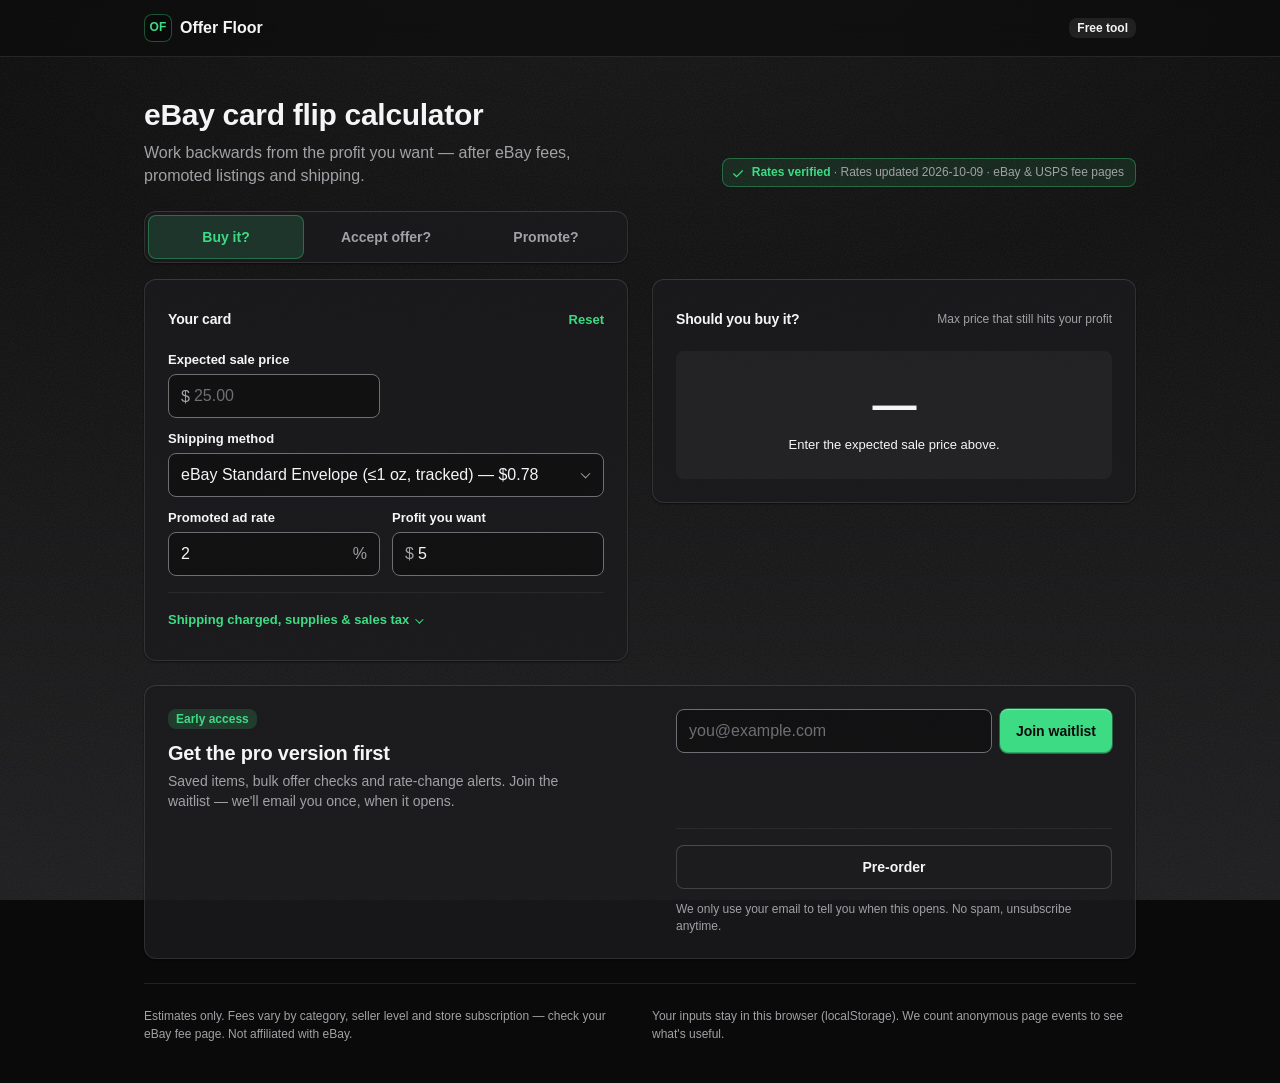
<file: index.html>
<!doctype html>
<html lang="en">
<head>
  <meta charset="utf-8">
  <meta name="viewport" content="width=device-width, initial-scale=1, viewport-fit=cover">
  <title>Offer Floor — eBay sports card flip &amp; offer calculator</title>
  <meta name="description" content="Work backwards from the profit you want: max buy price, lowest offer to accept, and whether to promote — after eBay fees, shipping and promoted listing fees.">
  <meta name="theme-color" content="#0a0a0a">
  <meta name="color-scheme" content="dark">
  <link rel="icon" type="image/png" sizes="32x32" href="assets/icons/favicon-32.png">
  <link rel="manifest" href="manifest.webmanifest">
  <link rel="apple-touch-icon" href="assets/icons/apple-touch-icon.png">
  <meta name="apple-mobile-web-app-capable" content="yes">
  <meta name="mobile-web-app-capable" content="yes">
  <meta name="apple-mobile-web-app-title" content="Offer Floor">
  <meta name="apple-mobile-web-app-status-bar-style" content="black-translucent">
  <link rel="stylesheet" href="assets/tokens.css">
  <link rel="stylesheet" href="assets/styles.css">
</head>
<body>
  <header class="appbar">
    <div class="appbar-inner">
      <span class="mark" aria-hidden="true">OF</span>
      <span class="app-name">Offer Floor</span>
      <span class="badge">Free tool</span>
    </div>
  </header>

  <div class="page">
    <div class="page-header">
      <h1>eBay card flip calculator</h1>
      <p class="sub">Work backwards from the profit you want — after eBay fees, promoted listings and shipping.</p>
      <p id="rates-banner" class="rates-banner"></p>
    </div>

    <main id="calc">
      <nav class="tabs" role="tablist" aria-label="What do you want to know?">
        <button role="tab" data-tab="buy">Buy it?</button>
        <button role="tab" data-tab="offer">Accept offer?</button>
        <button role="tab" data-tab="promo">Promote?</button>
      </nav>

      <div class="layout">
        <section class="card inputs" aria-labelledby="inputs-title">
          <div class="card-header">
            <h2 id="inputs-title" class="card-title">Your card</h2>
            <button id="reset" class="btn-plain" type="button">Reset</button>
          </div>
          <div class="grid">
            <label class="field" data-show="buy promo"><span class="field-label">Expected sale price</span>
              <span class="input money"><input id="salePrice" inputmode="decimal" placeholder="25.00"></span>
            </label>
            <label class="field" data-show="offer promo"><span class="field-label">What you paid</span>
              <span class="input money"><input id="buyCost" inputmode="decimal" placeholder="8.00"></span>
            </label>
            <label class="field full"><span class="field-label">Shipping method</span>
              <span class="select"><select id="shipTier"></select></span>
            </label>
            <label class="field" id="shipCustomWrap" hidden><span class="field-label">Your shipping cost</span>
              <span class="input money"><input id="shipCustom" inputmode="decimal" placeholder="0.00"></span>
            </label>
            <label class="field"><span class="field-label">Promoted ad rate</span>
              <span class="input pct"><input id="adRate" inputmode="decimal"></span>
            </label>
            <label class="field" data-show="promo"><span class="field-label">Compare with ad rate</span>
              <span class="input pct"><input id="adRateB" inputmode="decimal"></span>
            </label>
            <label class="field" data-show="buy promo"><span class="field-label">Profit you want</span>
              <span class="input money"><input id="targetProfit" inputmode="decimal"></span>
            </label>
            <label class="field" data-show="offer promo"><span class="field-label">Lowest profit you'll take</span>
              <span class="input money"><input id="floorProfit" inputmode="decimal"></span>
            </label>
            <label class="field" data-show="offer"><span class="field-label">Offer received <span class="optional">Optional</span></span>
              <span class="input money"><input id="offer" inputmode="decimal" placeholder="18.00"></span>
            </label>
          </div>
          <details class="disclosure">
            <summary>Shipping charged, supplies &amp; sales tax</summary>
            <div class="grid">
              <label class="field"><span class="field-label">Shipping you charge buyer</span>
                <span class="input money"><input id="shipCharged" inputmode="decimal"></span>
              </label>
              <label class="field"><span class="field-label">Supplies per order</span>
                <span class="input money"><input id="supplies" inputmode="decimal"></span>
              </label>
              <label class="field"><span class="field-label">Buyer sales tax (avg)</span>
                <span class="input pct"><input id="taxRate" inputmode="decimal"></span>
              </label>
            </div>
            <p class="help">eBay charges its fees on the total the buyer pays, including shipping and sales tax — even though you never keep the tax.</p>
          </details>
        </section>

        <div class="results">
          <section class="card result-card" data-panel="buy" aria-live="polite">
            <div class="card-header"><h2 class="card-title">Should you buy it?</h2><span class="card-caption">Max price that still hits your profit</span></div>
            <div id="buy-result"></div>
            <div id="buy-result-bd"></div>
          </section>
          <section class="card result-card" data-panel="offer" aria-live="polite" hidden>
            <div class="card-header"><h2 class="card-title">Accept this offer?</h2><span class="card-caption">Lowest offer that still hits your floor</span></div>
            <div id="offer-result"></div>
            <div id="offer-result-bd"></div>
          </section>
          <section class="card result-card" data-panel="promo" aria-live="polite" hidden>
            <div class="card-header"><h2 class="card-title">Promote or not?</h2><span class="card-caption">Same card, two ad rates</span></div>
            <div id="promo-result"></div>
            <div id="promo-result-bd"></div>
          </section>
        </div>
      </div>
    </main>

    <section data-waitlist="offer-floor-pro"></section>

    <footer class="foot">
      <p id="more-tools" hidden><a href="cleaner.html">New: card sold-price cleaner →</a></p>
      <p>Estimates only. Fees vary by category, seller level and store subscription — check your eBay fee page. Not affiliated with eBay.</p>
      <p>Your inputs stay in this browser (localStorage). We count anonymous page events to see what's useful.</p>
    </footer>
  </div>

  <script src="js/rates.js"></script>
  <script src="js/fees.js"></script>
  <script src="js/site-config.js"></script>
  <script src="js/analytics.js"></script>
  <script src="js/waitlist.js"></script>
  <script src="js/app.js"></script>
  <script src="js/install-banner.js"></script>
</body>
</html>
</file>
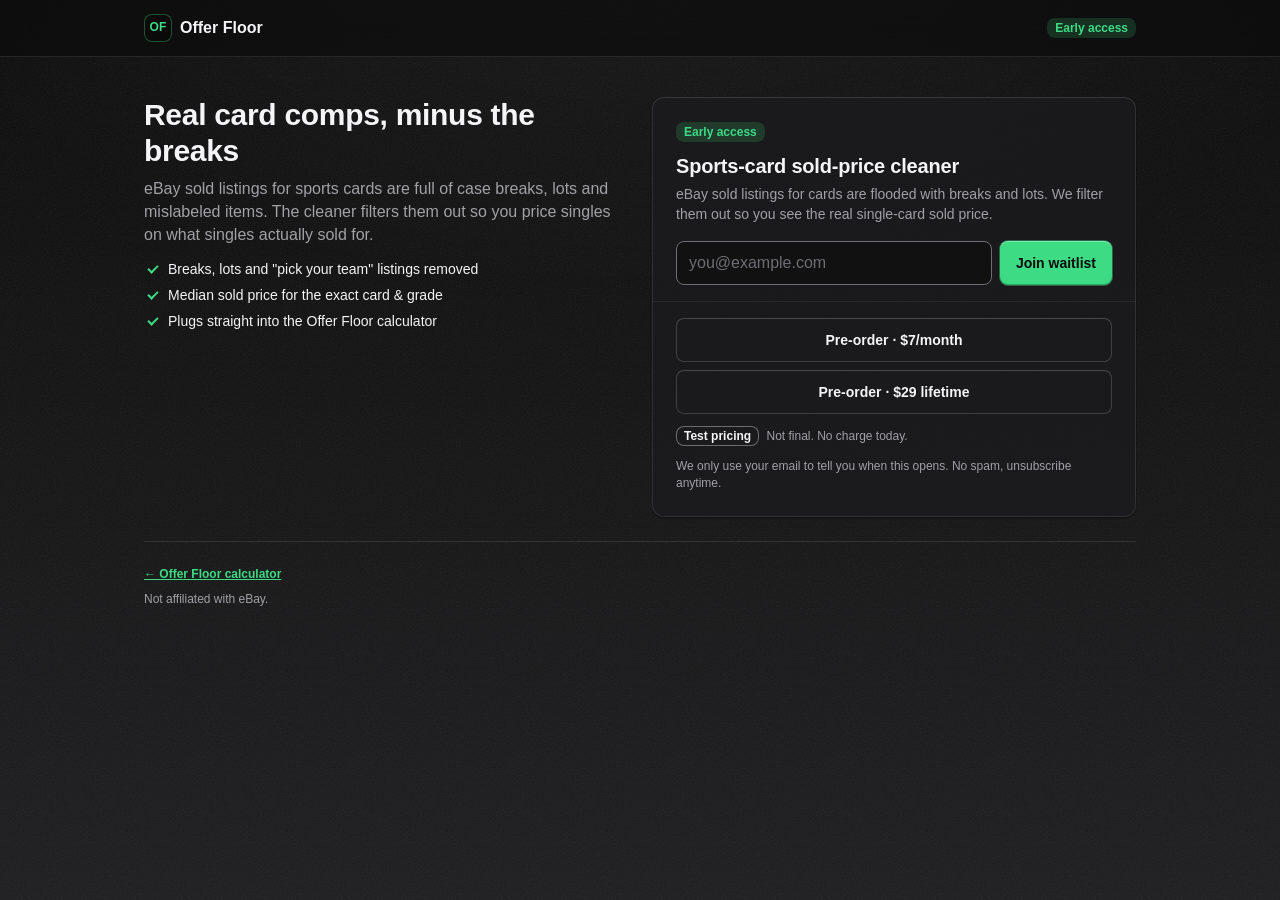
<file: cleaner.html>
<!doctype html>
<!-- Day-8 page, pre-scaffolded from waitlist-template.html. Before launch: set
     SITE_CONFIG.waitlists["sold-price-cleaner"].enabled = true and remove noindex. -->
<html lang="en">
<head>
  <meta charset="utf-8">
  <meta name="viewport" content="width=device-width, initial-scale=1, viewport-fit=cover">
  <meta name="robots" content="noindex">
  <title>Card Sold-Price Cleaner — real single-card eBay comps</title>
  <meta name="description" content="eBay sold listings for sports cards are flooded with breaks and lots. Get the real single-card sold price.">
  <link rel="icon" type="image/png" sizes="32x32" href="assets/icons/favicon-32.png">
  <link rel="manifest" href="manifest.webmanifest">
  <link rel="apple-touch-icon" href="assets/icons/apple-touch-icon.png">
  <meta name="apple-mobile-web-app-capable" content="yes">
  <meta name="mobile-web-app-capable" content="yes">
  <meta name="apple-mobile-web-app-title" content="Offer Floor">
  <meta name="theme-color" content="#0a0a0a">
  <meta name="color-scheme" content="dark">
  <link rel="stylesheet" href="assets/tokens.css">
  <link rel="stylesheet" href="assets/styles.css">
</head>
<body>
  <header class="appbar">
    <div class="appbar-inner">
      <a class="mark" href="./" aria-label="Offer Floor home">OF</a>
      <span class="app-name">Offer Floor</span>
      <span class="badge badge-info">Early access</span>
    </div>
  </header>
  <div class="page page-split">
  <div class="layout layout-split">
  <div class="page-header hero">
    <h1>Real card comps, minus the breaks</h1>
    <p class="sub">eBay sold listings for sports cards are full of case breaks, lots and mislabeled items. The cleaner filters them out so you price singles on what singles actually sold for.</p>
    <ul>
      <li>Breaks, lots and "pick your team" listings removed</li>
      <li>Median sold price for the exact card &amp; grade</li>
      <li>Plugs straight into the Offer Floor calculator</li>
    </ul>
  </div>
  <section data-waitlist="sold-price-cleaner"></section>
  </div>
  <footer class="foot"><p><a href="./">← Offer Floor calculator</a></p><p>Not affiliated with eBay.</p></footer>
  </div>
  <script src="js/site-config.js"></script>
  <script src="js/analytics.js"></script>
  <script src="js/waitlist.js"></script>
  <script src="js/waitlist-page.js"></script>
  <script src="js/install-banner.js"></script>
</body>
</html>
</file>
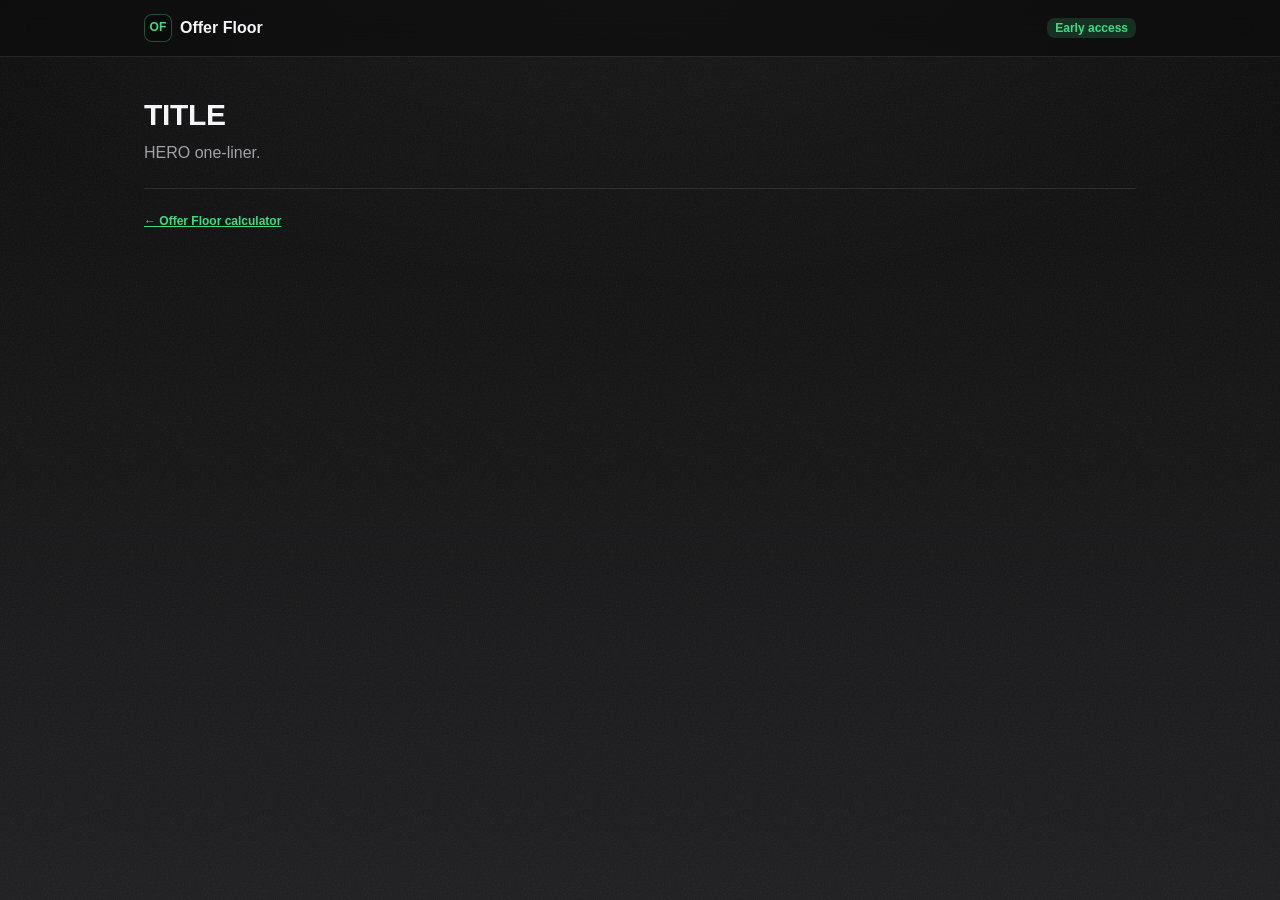
<file: waitlist-template.html>
<!doctype html>
<!--
  WAITLIST PAGE TEMPLATE — copy to <product>.html, then:
   1. Add the product to js/site-config.js -> waitlists (title, pitch, prices) and set enabled: true.
   2. Replace PRODUCT_ID, TITLE, HERO copy below.
   3. Remove the noindex meta when launching.
  Analytics (page_visit, email_submitted, preorder_click) and utm/referrer attribution are automatic.
-->
<html lang="en">
<head>
  <meta charset="utf-8">
  <meta name="viewport" content="width=device-width, initial-scale=1, viewport-fit=cover">
  <meta name="robots" content="noindex">
  <title>TITLE</title>
  <link rel="icon" type="image/png" sizes="32x32" href="assets/icons/favicon-32.png">
  <link rel="manifest" href="manifest.webmanifest">
  <link rel="apple-touch-icon" href="assets/icons/apple-touch-icon.png">
  <meta name="apple-mobile-web-app-capable" content="yes">
  <meta name="mobile-web-app-capable" content="yes">
  <meta name="apple-mobile-web-app-title" content="Offer Floor">
  <meta name="theme-color" content="#0a0a0a">
  <meta name="color-scheme" content="dark">
  <link rel="stylesheet" href="assets/tokens.css">
  <link rel="stylesheet" href="assets/styles.css">
</head>
<body>
  <header class="appbar">
    <div class="appbar-inner">
      <a class="mark" href="./" aria-label="Offer Floor home">OF</a>
      <span class="app-name">Offer Floor</span>
      <span class="badge badge-info">Early access</span>
    </div>
  </header>
  <div class="page page-split">
  <div class="layout layout-split">
  <div class="page-header hero"><h1>TITLE</h1><p class="sub">HERO one-liner.</p></div>
  <section data-waitlist="PRODUCT_ID"></section>
  </div>
  <footer class="foot"><p><a href="./">← Offer Floor calculator</a></p></footer>
  </div>
  <script src="js/site-config.js"></script>
  <script src="js/analytics.js"></script>
  <script src="js/waitlist.js"></script>
  <script src="js/waitlist-page.js"></script>
  <script src="js/install-banner.js"></script>
</body>
</html>
</file>
<file: assets/tokens.css>
/*
 * Design tokens. Type/space/radius scales follow Polaris (@shopify/polaris-tokens, checked 2026-10-09);
 * colors are our own DARK theme (black→charcoal + film grain, green as the only accent). No Shopify assets.
 * Every page imports this file first, then assets/styles.css (components).
 */
:root {
  /* Typography */
  --t-font: "Inter", -apple-system, BlinkMacSystemFont, "San Francisco", "Segoe UI", Roboto, "Helvetica Neue", sans-serif;
  --t-font-mono: ui-monospace, SFMono-Regular, "SF Mono", Menlo, Consolas, monospace;
  --t-fs-275: 0.6875rem; /* 11 */
  --t-fs-300: 0.75rem;   /* 12 caption, badge */
  --t-fs-325: 0.8125rem; /* 13 body-sm (Polaris admin body) */
  --t-fs-350: 0.875rem;  /* 14 body */
  --t-fs-400: 1rem;      /* 16 inputs (no iOS zoom), body-lg */
  --t-fs-500: 1.25rem;   /* 20 heading-lg */
  --t-fs-600: 1.5rem;    /* 24 heading-xl */
  --t-fs-750: 1.875rem;  /* 30 */
  --t-fs-900: 2.25rem;   /* 36 hero number */
  --t-fs-1000: 2.75rem;  /* 44 hero number desktop */
  --t-fw-regular: 450;
  --t-fw-medium: 550;
  --t-fw-semibold: 650;
  --t-fw-bold: 700;
  --t-lh-tight: 1.2;
  --t-lh: 1.45;

  /* Spacing (4px base) */
  --t-space-050: 2px;
  --t-space-100: 4px;
  --t-space-150: 6px;
  --t-space-200: 8px;
  --t-space-300: 12px;
  --t-space-400: 16px;
  --t-space-500: 20px;
  --t-space-600: 24px;
  --t-space-800: 32px;
  --t-space-1000: 40px;
  --t-space-1200: 48px;

  /* Radius */
  --t-radius-100: 4px;
  --t-radius-150: 6px;
  --t-radius-200: 8px;   /* inputs, buttons, badges */
  --t-radius-300: 12px;  /* cards, banners */
  --t-radius-400: 16px;
  --t-radius-full: 9999px;

  /* Color roles — DARK theme. Green (--t-accent) is the ONLY hue; everything else is neutral. */
  color-scheme: dark;
  --t-bg: #0a0a0a;                         /* page base + manifest/theme-color */
  --t-bg-top: #0a0a0a;                     /* gradient start */
  --t-bg-bottom: #1c1c1e;                  /* gradient end */
  --t-glow: rgba(255, 255, 255, 0.05);     /* neutral radial glow */
  --t-grain-opacity: 0.07;
  --t-surface: rgba(28, 28, 30, 0.78);     /* cards (≈ #1c1c1e over the gradient) */
  --t-surface-solid: #1c1c1e;              /* fallback / contrast reference */
  --t-surface-raised: rgba(44, 44, 46, 0.72); /* app bar, banner (blurred) */
  --t-surface-secondary: rgba(255, 255, 255, 0.04);
  --t-surface-hover: rgba(255, 255, 255, 0.06);
  --t-surface-selected: rgba(61, 220, 132, 0.14);
  --t-field: rgba(0, 0, 0, 0.35);          /* inputs (≈ #121214) */
  --t-text: #f5f5f7;
  --t-text-secondary: #a1a1a6;
  --t-text-disabled: #6e6e73;
  --t-border: rgba(255, 255, 255, 0.10);   /* hairlines */
  --t-border-secondary: rgba(255, 255, 255, 0.06);
  --t-border-input: #6e6e73;               /* 3.7:1 vs field — meets 1.4.11 */
  --t-border-input-hover: #8e8e93;
  --t-border-strong: rgba(255, 255, 255, 0.36); /* outlined "loss" states */

  --t-accent: #3ddc84;                     /* THE accent */
  --t-accent-hover: #5ee69b;
  --t-accent-pressed: #2fc472;
  --t-on-accent: #0a0a0a;                  /* text on green */
  --t-accent-surface: rgba(61, 220, 132, 0.10);
  --t-accent-surface-2: rgba(61, 220, 132, 0.16);
  --t-accent-border: rgba(61, 220, 132, 0.35);

  /* Semantic aliases (kept for components). Loss/critical is NEUTRAL + icon/label, never a 2nd hue. */
  --t-text-link: var(--t-accent);
  --t-border-focus: var(--t-accent);
  --t-brand: var(--t-accent);
  --t-brand-hover: var(--t-accent-hover);
  --t-on-brand: var(--t-on-accent);
  --t-success: var(--t-accent);
  --t-success-surface: var(--t-accent-surface);
  --t-success-surface-2: var(--t-accent-surface-2);
  --t-success-text: var(--t-accent);
  --t-critical: var(--t-text);
  --t-critical-surface: transparent;
  --t-critical-text: var(--t-text);
  --t-warning-surface: var(--t-surface-secondary);
  --t-warning-surface-2: var(--t-border-strong);
  --t-warning-text: var(--t-text);
  --t-info-surface: var(--t-surface-raised);
  --t-info-surface-2: var(--t-border);
  --t-info-text: var(--t-text-secondary);

  /* Elevation (dark: hairline + soft drop) */
  --t-shadow-100: 0 1px 0 0 rgba(0, 0, 0, 0.4);
  --t-shadow-200: 0 8px 24px -8px rgba(0, 0, 0, 0.6);
  --t-shadow-bevel: inset 0 0 0 1px var(--t-border), inset 0 1px 0 0 rgba(255, 255, 255, 0.04);
  --t-shadow-card: var(--t-shadow-bevel), 0 1px 2px rgba(0, 0, 0, 0.5);
  --t-shadow-button: inset 0 0 0 1px rgba(255, 255, 255, 0.16), inset 0 1px 0 rgba(255, 255, 255, 0.05);
  --t-shadow-button-primary: inset 0 -1px 0 rgba(0, 0, 0, 0.25), inset 0 1px 0 rgba(255, 255, 255, 0.35), 0 0 0 1px rgba(61, 220, 132, 0.4);
  --t-shadow-button-inset: inset 0 2px 2px rgba(0, 0, 0, 0.35), inset 0 0 0 1px rgba(255, 255, 255, 0.08);
  --t-focus-ring: 0 0 0 2px #0a0a0a, 0 0 0 4px var(--t-accent);

  /* Layout */
  --t-page-max: 1040px;
  --t-col-max: 560px;
  --t-touch: 44px;
  --t-motion: 150ms cubic-bezier(0.25, 0.1, 0.25, 1);
}
</file>
<file: assets/styles.css>
/* Components. Uses tokens from assets/tokens.css only. Spec: design.md */
*,*::before,*::after{box-sizing:border-box}
html{-webkit-text-size-adjust:100%}
html{background:var(--t-bg)}
body{margin:0;min-height:100vh;position:relative;isolation:isolate;font-family:var(--t-font);font-size:var(--t-fs-350);line-height:var(--t-lh);font-weight:var(--t-fw-regular);color:var(--t-text);background:transparent;-webkit-font-smoothing:antialiased;padding-bottom:env(safe-area-inset-bottom)}
h1,h2,h3{margin:0;line-height:var(--t-lh-tight);letter-spacing:-0.01em}
p{margin:0}
a{color:var(--t-text-link)}
button{font-family:inherit}
:focus-visible{outline:none;box-shadow:var(--t-focus-ring);border-radius:var(--t-radius-200)}
.sr-only{position:absolute;width:1px;height:1px;overflow:hidden;clip:rect(0 0 0 0);white-space:nowrap}
[hidden]{display:none!important}

/* Background: fixed gradient + film grain layers (no animation, no filters on scroll) */
body::before,body::after{content:"";position:fixed;inset:0;pointer-events:none;z-index:-1}
body::before{background:radial-gradient(1100px 520px at 50% -8%,var(--t-glow),transparent 70%),linear-gradient(180deg,var(--t-bg-top) 0%,var(--t-bg-bottom) 100%)}
body::after{opacity:var(--t-grain-opacity);background-image:url("data:image/svg+xml,%3Csvg xmlns='http://www.w3.org/2000/svg' width='160' height='160'%3E%3Cfilter id='n'%3E%3CfeTurbulence type='fractalNoise' baseFrequency='.85' numOctaves='2' stitchTiles='stitch'/%3E%3CfeColorMatrix values='0 0 0 0 1 0 0 0 0 1 0 0 0 0 1 0 0 0 .9 0'/%3E%3C/filter%3E%3Crect width='100%25' height='100%25' filter='url(%23n)'/%3E%3C/svg%3E");background-size:160px 160px}
::selection{background:var(--t-accent-surface-2);color:var(--t-text)}

/* App bar */
.appbar{background:rgba(10,10,10,.72);border-bottom:1px solid var(--t-border);position:relative;z-index:3}
@supports ((backdrop-filter:blur(1px)) or (-webkit-backdrop-filter:blur(1px))){.appbar,.a2hs{-webkit-backdrop-filter:blur(14px) saturate(140%);backdrop-filter:blur(14px) saturate(140%)}.appbar{background:rgba(10,10,10,.55)}}
.appbar-inner{max-width:var(--t-page-max);margin:0 auto;height:56px;display:flex;align-items:center;gap:var(--t-space-200);padding:0 var(--t-space-400)}
.mark{width:28px;height:28px;border-radius:var(--t-radius-200);background:#0a0a0a;color:var(--t-accent);display:inline-grid;place-items:center;font-size:var(--t-fs-300);font-weight:var(--t-fw-bold);letter-spacing:.02em;text-decoration:none;box-shadow:inset 0 0 0 1px var(--t-accent-border)}
.app-name{font-weight:var(--t-fw-semibold);font-size:var(--t-fs-400)}
.appbar .badge{margin-left:auto}

/* Page */
.page{max-width:var(--t-col-max);margin:0 auto;padding:0 var(--t-space-300) var(--t-space-600)}
.page-header{padding:var(--t-space-500) var(--t-space-100) var(--t-space-400)}
.page-header h1{font-size:var(--t-fs-600);font-weight:var(--t-fw-bold)}
.sub{margin-top:var(--t-space-100);color:var(--t-text-secondary);font-size:var(--t-fs-350)}
.hero ul{margin:var(--t-space-300) 0 0;padding:0;list-style:none;display:grid;gap:var(--t-space-150)}
.hero li{position:relative;padding-left:var(--t-space-600)}
.hero li::before{content:"";position:absolute;left:4px;top:.45em;width:10px;height:6px;border-left:2px solid var(--t-success);border-bottom:2px solid var(--t-success);transform:rotate(-45deg)}

/* Rates trust line / banner */
.rates-banner{margin-top:var(--t-space-300);display:inline-flex;align-items:flex-start;gap:var(--t-space-150);font-size:var(--t-fs-300);line-height:1.35;padding:var(--t-space-150) var(--t-space-300) var(--t-space-150) var(--t-space-200);border-radius:var(--t-radius-200);background:var(--t-info-surface);color:var(--t-info-text)}
.rates-banner.ok{background:var(--t-accent-surface);color:var(--t-accent);box-shadow:inset 0 0 0 1px var(--t-accent-border)}
.rates-banner.ok span{color:var(--t-text-secondary)}
.rates-banner.ok strong{color:var(--t-accent)}
.rates-banner.warn{display:flex;border-radius:var(--t-radius-300);padding:var(--t-space-300);background:var(--t-surface-secondary);color:var(--t-text);box-shadow:inset 0 0 0 1px var(--t-border-strong)}
.rates-banner.warn::before{content:"!";flex:none;width:16px;height:16px;border-radius:50%;box-shadow:inset 0 0 0 1.5px currentColor;font-size:11px;font-weight:700;display:grid;place-items:center}
.rates-banner strong{font-weight:var(--t-fw-semibold)}
.ico{width:16px;height:16px;flex:none;margin-top:1px}

/* Segmented control */
.tabs{display:grid;grid-template-columns:repeat(3,1fr);gap:var(--t-space-100);padding:var(--t-space-100);background:var(--t-surface);border-radius:var(--t-radius-300);box-shadow:var(--t-shadow-card);position:sticky;top:var(--t-space-200);z-index:2;margin-bottom:var(--t-space-300)}
.tabs button{border:0;background:transparent;min-height:var(--t-touch);padding:var(--t-space-200) var(--t-space-100);border-radius:var(--t-radius-200);font-size:var(--t-fs-350);font-weight:var(--t-fw-medium);color:var(--t-text-secondary);cursor:pointer;transition:background var(--t-motion)}
.tabs button:hover{background:var(--t-surface-hover);color:var(--t-text)}
.tabs button[aria-selected=true]{background:var(--t-surface-selected);color:var(--t-accent);font-weight:var(--t-fw-semibold);box-shadow:inset 0 0 0 1px var(--t-accent-border)}

/* Layout */
.layout{display:grid;gap:var(--t-space-300)}
.results{display:grid;gap:var(--t-space-300);align-content:start}

/* Card */
.card{background:var(--t-surface);border-radius:var(--t-radius-300);box-shadow:var(--t-shadow-card);padding:var(--t-space-400)}
.card-header{display:flex;align-items:center;justify-content:space-between;margin-bottom:var(--t-space-300)}
.card-title{font-size:var(--t-fs-350);font-weight:var(--t-fw-semibold)}
.section-title{font-size:var(--t-fs-325);font-weight:var(--t-fw-semibold);margin:var(--t-space-400) 0 var(--t-space-100)}

/* Fields */
.grid{display:grid;grid-template-columns:1fr 1fr;gap:var(--t-space-300)}
.grid .full{grid-column:1/-1}
.field{display:flex;flex-direction:column;gap:var(--t-space-100);min-width:0}
.field-label{font-size:var(--t-fs-325);font-weight:var(--t-fw-medium);color:var(--t-text);display:flex;align-items:center;gap:var(--t-space-150)}
.optional{font-size:var(--t-fs-300);font-weight:var(--t-fw-regular);color:var(--t-text-secondary)}
.input,.select{position:relative;display:flex;align-items:center;background:var(--t-field);border:1px solid var(--t-border-input);border-radius:var(--t-radius-200);min-height:var(--t-touch);transition:box-shadow var(--t-motion)}
.input:hover,.select:hover{border-color:var(--t-border-input-hover)}
.input:focus-within,.select:focus-within{border-color:var(--t-border-focus);box-shadow:0 0 0 1px var(--t-border-focus)}
.input input,.select select{flex:1;min-width:0;width:100%;border:0;outline:0;background:transparent;font:inherit;font-size:var(--t-fs-400);color:var(--t-text);padding:var(--t-space-200) var(--t-space-300);height:42px;font-variant-numeric:tabular-nums}
.input input::placeholder{color:var(--t-text-disabled)}
.input input:focus-visible,.select select:focus-visible{box-shadow:none}
.money::before,.pct::after{color:var(--t-text-secondary);font-size:var(--t-fs-400);pointer-events:none}
.money::before{content:"$";padding-left:var(--t-space-300)}
.money input{padding-left:var(--t-space-100)}
.pct::after{content:"%";padding-right:var(--t-space-300)}
.pct input{padding-right:var(--t-space-100)}
.select select option{background:var(--t-surface-solid);color:var(--t-text)}
.select select{appearance:none;-webkit-appearance:none;padding-right:var(--t-space-1000);text-overflow:ellipsis;cursor:pointer}
.select::after{content:"";position:absolute;right:14px;top:50%;width:7px;height:7px;border-right:1.5px solid var(--t-text-secondary);border-bottom:1.5px solid var(--t-text-secondary);transform:translateY(-70%) rotate(45deg);pointer-events:none}
.help,.fine{font-size:var(--t-fs-300);color:var(--t-text-secondary)}
.help{margin-top:var(--t-space-300)}

/* Disclosure */
.disclosure{margin-top:var(--t-space-400);border-top:1px solid var(--t-border-secondary);padding-top:var(--t-space-300)}
.disclosure summary{list-style:none;cursor:pointer;color:var(--t-text-link);font-weight:var(--t-fw-medium);font-size:var(--t-fs-325);display:inline-flex;align-items:center;gap:var(--t-space-150);min-height:32px}
.disclosure summary::-webkit-details-marker{display:none}
.disclosure summary::after{content:"";width:6px;height:6px;border-right:1.5px solid currentColor;border-bottom:1.5px solid currentColor;transform:rotate(45deg) translateY(-2px);transition:transform var(--t-motion)}
.disclosure[open] summary::after{transform:rotate(-135deg)}
.disclosure[open] summary{margin-bottom:var(--t-space-300)}

/* Result hero */
.result{text-align:center;padding:var(--t-space-500) var(--t-space-300);border-radius:var(--t-radius-200);background:var(--t-surface-secondary);display:flex;flex-direction:column;align-items:center;gap:var(--t-space-150)}
.result.good{background:var(--t-accent-surface);box-shadow:inset 0 0 0 1px var(--t-accent-border)}
.result.bad{background:transparent;box-shadow:inset 0 0 0 1px var(--t-border-strong);background-image:repeating-linear-gradient(135deg,rgba(255,255,255,.025) 0 8px,transparent 8px 16px)}
.r-label{font-size:var(--t-fs-325);font-weight:var(--t-fw-medium);color:var(--t-text-secondary)}
.result.good .r-label{color:var(--t-success-text)}
.result.bad .r-label{color:var(--t-text-secondary)}
.r-value{font-size:var(--t-fs-900);font-weight:var(--t-fw-bold);line-height:1.1;letter-spacing:-0.02em;font-variant-numeric:tabular-nums}
.result.good .r-value{color:var(--t-success)}
.result.bad .r-value{color:var(--t-text)}
.r-note{font-size:var(--t-fs-325);color:var(--t-text);max-width:36ch}
.result-head{margin-bottom:var(--t-space-200)}
.result-head .r-label{font-size:var(--t-fs-350);font-weight:var(--t-fw-semibold);color:var(--t-text)}
.r-sub{font-size:var(--t-fs-300);color:var(--t-text-secondary)}
.results > .card > div > .r-note{margin-top:var(--t-space-300);color:var(--t-text-secondary);max-width:none}

/* Tables */
table{width:100%;border-collapse:collapse;font-size:var(--t-fs-325);font-variant-numeric:tabular-nums}
td,th{padding:var(--t-space-200) 0;text-align:right;vertical-align:top}
td:first-child,th:first-child{text-align:left;padding-right:var(--t-space-300)}
.breakdown td{border-top:1px solid var(--t-border-secondary)}
.breakdown tr:first-child td{border-top:0}
td small{display:block;color:var(--t-text-secondary);font-size:var(--t-fs-300);margin-top:1px}
tr.neg td:last-child{color:var(--t-text)}
tr.sub td{font-weight:var(--t-fw-semibold);background:var(--t-surface-secondary)}
tr.sub td:first-child{padding-left:var(--t-space-200);border-radius:var(--t-radius-150) 0 0 var(--t-radius-150)}
tr.sub td:last-child{padding-right:var(--t-space-200);border-radius:0 var(--t-radius-150) var(--t-radius-150) 0}
tr.total td{font-weight:var(--t-fw-bold);font-size:var(--t-fs-350);border-top:1px solid var(--t-border);padding-top:var(--t-space-300)}
tr.total.pos td:last-child{color:var(--t-success)}
tr.total.neg td:last-child{color:var(--t-text)}
tr.total.neg td:last-child::after{content:" (loss)";font-weight:var(--t-fw-medium);color:var(--t-text-secondary);font-size:var(--t-fs-300)}
.compare th{font-size:var(--t-fs-300);font-weight:var(--t-fw-medium);color:var(--t-text-secondary);padding-bottom:var(--t-space-150);border-bottom:1px solid var(--t-border)}
.compare th:not(:first-child),.compare td:not(:first-child){padding-left:var(--t-space-200)}
.compare td{border-top:1px solid var(--t-border-secondary)}
.compare tbody tr:first-child td{border-top:0}
.compare td.neg{color:var(--t-text);font-weight:var(--t-fw-semibold)}
.compare td.neg::before{content:"▼ ";font-size:.7em;color:var(--t-text-secondary)}
.compare td.up{color:var(--t-text-secondary)}

/* Badges */
.badge{display:inline-flex;align-items:center;gap:var(--t-space-100);font-size:var(--t-fs-300);font-weight:var(--t-fw-medium);line-height:1.35;padding:var(--t-space-050) var(--t-space-200);border-radius:var(--t-radius-200);background:rgba(255,255,255,.08);color:var(--t-text);white-space:nowrap}
.badge svg{width:12px;height:12px;flex:none}
.badge-success{background:var(--t-success-surface-2);color:var(--t-success-text)}
.result.good .badge-success{background:var(--t-accent);color:var(--t-on-accent)}
.badge-critical{background:transparent;color:var(--t-text);box-shadow:inset 0 0 0 1px var(--t-border-strong)}
.badge-info{background:var(--t-accent-surface-2);color:var(--t-accent)}
.badge-attention{background:transparent;color:var(--t-text);box-shadow:inset 0 0 0 1px var(--t-border-strong)}

/* Buttons */
.btn,.btn-outline{display:inline-flex;align-items:center;justify-content:center;gap:var(--t-space-150);min-height:var(--t-touch);padding:var(--t-space-150) var(--t-space-400);border:0;border-radius:var(--t-radius-200);font-size:var(--t-fs-350);font-weight:var(--t-fw-semibold);cursor:pointer;white-space:nowrap;transition:background var(--t-motion)}
.btn{background:var(--t-brand);color:var(--t-on-brand);box-shadow:var(--t-shadow-button-primary)}
.btn:hover{background:var(--t-accent-hover)}
.btn:active{box-shadow:var(--t-shadow-button-inset);background:var(--t-accent-pressed)}
.btn:disabled{opacity:.55;cursor:default}
.btn-outline{background:transparent;color:var(--t-text);box-shadow:var(--t-shadow-button);width:100%}
.btn-outline:hover{background:var(--t-surface-hover)}
.btn-outline:active{background:var(--t-surface-selected);box-shadow:var(--t-shadow-button-inset)}
.btn-plain,.link{background:none;border:0;padding:var(--t-space-100) var(--t-space-200);margin-right:calc(-1 * var(--t-space-200));color:var(--t-text-link);font-size:var(--t-fs-325);font-weight:var(--t-fw-medium);cursor:pointer;min-height:32px;border-radius:var(--t-radius-200)}
.btn-plain:hover{background:var(--t-surface-hover)}

/* Waitlist */
[data-waitlist]{margin-top:var(--t-space-600)}
.waitlist{padding:var(--t-space-500)}
.waitlist h2{font-size:var(--t-fs-500);font-weight:var(--t-fw-bold);margin-top:var(--t-space-300)}
.wl-pitch{margin-top:var(--t-space-150);color:var(--t-text-secondary)}
.wl-form{display:flex;gap:var(--t-space-200);margin-top:var(--t-space-400)}
.wl-form .input{flex:1}
.wl-msg,.wl-pre-msg{font-size:var(--t-fs-325);font-weight:var(--t-fw-medium);margin-top:var(--t-space-200)}
.wl-msg:empty,.wl-pre-msg:empty{display:none}
.wl-msg.ok,.wl-pre-msg.ok{color:var(--t-success-text)}
.wl-msg.err{color:var(--t-text)}
.wl-msg.err::before{content:"⚠ ";color:var(--t-text-secondary)}
.divider{height:1px;background:var(--t-border-secondary);margin:var(--t-space-400) calc(-1 * var(--t-space-500))}
.price-row{display:grid;gap:var(--t-space-200)}
.waitlist .fine{margin-top:var(--t-space-300)}
.waitlist .fine .badge{margin-right:var(--t-space-100)}

/* Footer */
.foot{font-size:var(--t-fs-300);color:var(--t-text-secondary);padding:var(--t-space-600) var(--t-space-100) var(--t-space-400);display:grid;gap:var(--t-space-200);text-align:center}
.foot a{color:var(--t-text-link);font-weight:var(--t-fw-medium)}

/* Card header caption */
.card-caption{font-size:var(--t-fs-300);color:var(--t-text-secondary);text-align:right}
.card-header{min-height:32px;gap:var(--t-space-300)}

/* Banner (Polaris-style) — used by the Add to Home Screen prompt */
.banner{display:flex;align-items:flex-start;gap:var(--t-space-300);padding:var(--t-space-300) var(--t-space-300) var(--t-space-300) var(--t-space-400);border-radius:var(--t-radius-300);background:var(--t-surface);box-shadow:var(--t-shadow-card)}
.banner-info{background:rgba(32,32,34,.94);box-shadow:inset 0 0 0 1px var(--t-border),var(--t-shadow-200)}
.banner-body{flex:1;min-width:0}
.banner-title{font-weight:var(--t-fw-semibold);font-size:var(--t-fs-350);color:var(--t-text)}
.banner-text{margin-top:var(--t-space-050);font-size:var(--t-fs-325);color:var(--t-text-secondary)}
.banner-text strong{color:var(--t-text)}
.banner-actions{display:flex;align-items:center;gap:var(--t-space-200);margin-top:var(--t-space-300)}
.banner-close{flex:none;width:32px;height:32px;margin:-4px -4px 0 0;border:0;background:transparent;border-radius:var(--t-radius-200);font-size:20px;line-height:1;color:var(--t-text-secondary);cursor:pointer}
.banner-close:hover{background:var(--t-surface-hover)}
.btn-sm{min-height:32px;padding:var(--t-space-100) var(--t-space-300);font-size:var(--t-fs-325)}
.a2hs{position:fixed;left:var(--t-space-300);right:var(--t-space-300);bottom:calc(var(--t-space-300) + env(safe-area-inset-bottom));z-index:10;max-width:calc(var(--t-col-max) - 2 * var(--t-space-300));margin:0 auto}
.a2hs-icon{flex:none;width:40px;height:40px;border-radius:var(--t-radius-200);box-shadow:0 0 0 1px var(--t-border)}
.ico-inline{width:16px;height:16px;vertical-align:-3px;color:var(--t-text-link)}
body.has-a2hs{padding-bottom:calc(150px + env(safe-area-inset-bottom))}

/* Small phones */
@media (max-width:360px){.grid{grid-template-columns:1fr}.wl-form{flex-direction:column}}

/* Desktop: one 2-column grid (equal columns, 24px gutter) shared by header, tabs, cards, waitlist, footer */
@media (min-width:960px){
  :root{--t-gutter:var(--t-space-600);--t-rhythm:var(--t-space-600)}
  .appbar-inner{padding:0 var(--t-gutter)}
  .page{max-width:var(--t-page-max);padding:0 var(--t-gutter) var(--t-space-1000)}
  .page-header{padding:var(--t-space-1000) 0 0;display:grid;grid-template-columns:minmax(0,1fr) minmax(0,1fr);column-gap:var(--t-gutter);align-items:end}
  .page-header h1{font-size:var(--t-fs-750);grid-column:1/-1}
  .page-header .sub{font-size:var(--t-fs-400);grid-column:1;margin-top:var(--t-space-200)}
  .page-header .rates-banner{grid-column:2;justify-self:end;margin-top:0}
  #calc{margin-top:var(--t-rhythm)}
  .tabs{position:static;width:calc((100% - var(--t-gutter)) / 2);margin-bottom:var(--t-space-400)}
  .layout{grid-template-columns:minmax(0,1fr) minmax(0,1fr);gap:var(--t-gutter);align-items:start}
  .results{position:sticky;top:var(--t-space-400)}
  .card{padding:var(--t-space-600)}
  .card-header{margin-bottom:var(--t-space-400)}
  .r-value{font-size:var(--t-fs-1000)}
  .result{padding:var(--t-space-600) var(--t-space-400)}
  /* Waitlist spans the grid: copy in col 1, form in col 2 */
  main + [data-waitlist]{margin-top:var(--t-rhythm)}
  main + .waitlist{display:grid;grid-template-columns:minmax(0,1fr) minmax(0,1fr);column-gap:calc(var(--t-gutter) + 2 * var(--t-space-600));padding:var(--t-space-600);align-items:start}
  main + .waitlist > .badge,main + .waitlist > h2,main + .waitlist > .wl-pitch{grid-column:1}
  main + .waitlist > .badge{justify-self:start}
  main + .waitlist > :not(.badge):not(h2):not(.wl-pitch){grid-column:2}
  main + .waitlist > .wl-form{grid-row:1 / span 3;align-self:start;margin-top:0}
  main + .waitlist > .wl-msg{grid-row:4}
  main + .waitlist > .divider{margin:var(--t-space-400) 0;grid-row:5}
  main + .waitlist > .btn-outline,main + .waitlist > .price-row{grid-row:6}
  main + .waitlist > .wl-pre-msg{grid-row:7}
  main + .waitlist > .fine{grid-row:8}
  .waitlist{padding:var(--t-space-600)}
  .divider{margin-left:calc(-1 * var(--t-space-600));margin-right:calc(-1 * var(--t-space-600))}
  .foot{text-align:left;padding:var(--t-rhythm) 0 0;margin-top:var(--t-rhythm);border-top:1px solid var(--t-border);grid-template-columns:minmax(0,1fr) minmax(0,1fr);column-gap:var(--t-gutter)}
  .foot #more-tools{grid-column:1/-1}
  /* Split pages (cleaner, template): hero copy col 1, waitlist card col 2, tops aligned */
  .layout-split{padding-top:var(--t-space-1000)}
  .layout-split > .page-header{padding:0;display:block}
  .layout-split > .page-header h1{font-size:var(--t-fs-750)}
  .layout-split > [data-waitlist]{margin-top:0}
  .page-split .foot{grid-template-columns:1fr}
  .a2hs{display:none}
}
@media (prefers-reduced-motion:reduce){*{transition:none!important}}
</file>
